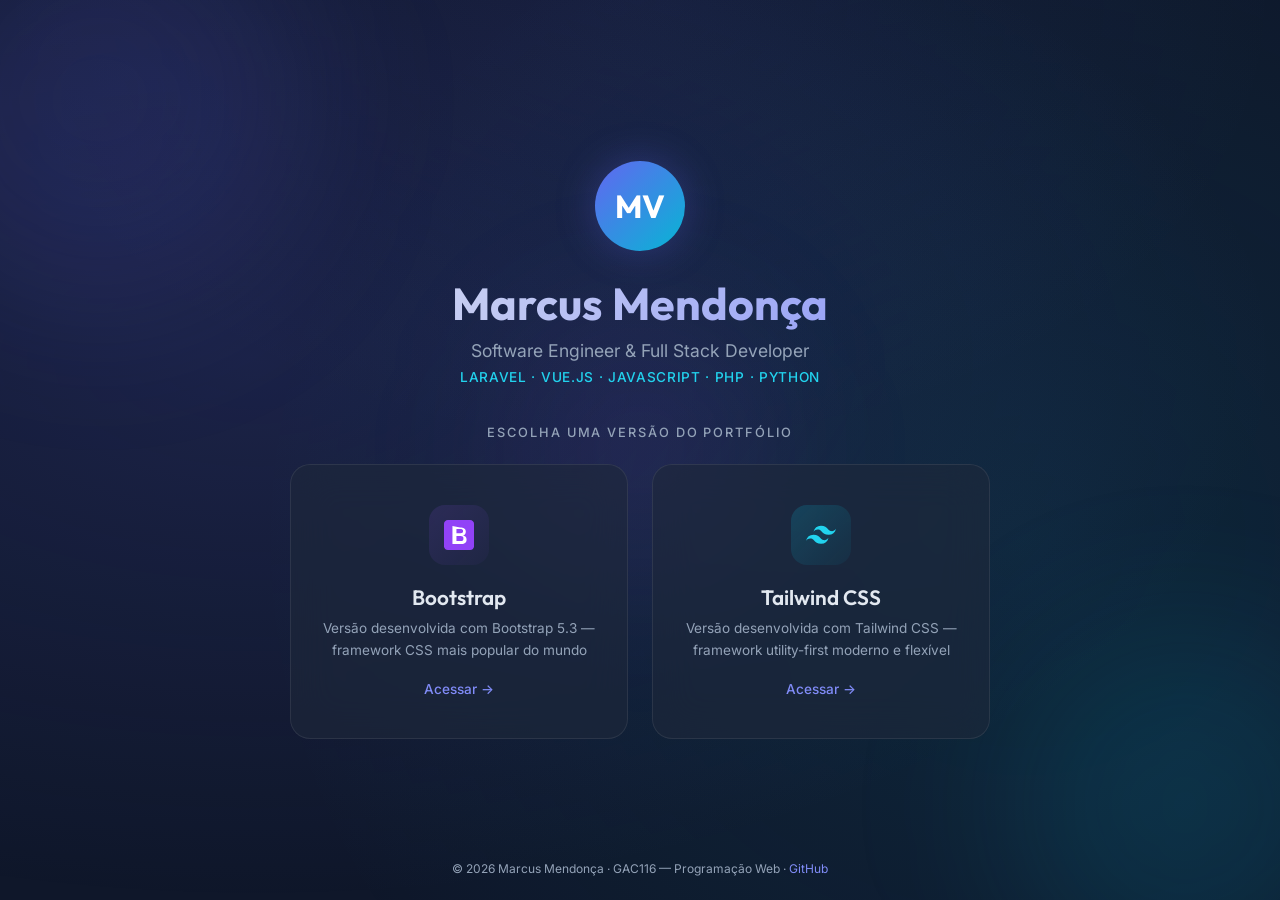
<file: index.html>
<!DOCTYPE html>
<html lang="pt-BR">
<head>
    <meta charset="UTF-8">
    <meta name="viewport" content="width=device-width, initial-scale=1.0">
    <meta name="description" content="Portfólio de Marcus Vinicius de Paula Mendonça — Software Engineer & Full Stack Developer">
    <title>Marcus Mendonça — Portfólio</title>
    <link rel="preconnect" href="https://fonts.googleapis.com">
    <link rel="preconnect" href="https://fonts.gstatic.com" crossorigin>
    <link href="https://fonts.googleapis.com/css2?family=Inter:wght@300;400;500;600;700&family=Outfit:wght@400;500;600;700;800&display=swap" rel="stylesheet">
    <style>
        *, *::before, *::after {
            margin: 0;
            padding: 0;
            box-sizing: border-box;
        }

        :root {
            --bg: #0f172a;
            --surface: #1e293b;
            --surface-hover: #334155;
            --primary: #6366f1;
            --primary-light: #818cf8;
            --accent: #06b6d4;
            --accent-light: #22d3ee;
            --text: #e2e8f0;
            --text-muted: #94a3b8;
            --border: rgba(255,255,255,0.08);
            --glow-primary: rgba(99,102,241,0.3);
            --glow-accent: rgba(6,182,212,0.3);
        }

        body {
            font-family: 'Inter', sans-serif;
            background: var(--bg);
            color: var(--text);
            min-height: 100vh;
            display: flex;
            flex-direction: column;
            align-items: center;
            justify-content: center;
            overflow: hidden;
            position: relative;
        }

        /* Animated background */
        .bg-gradient {
            position: fixed;
            inset: 0;
            z-index: 0;
            background: 
                radial-gradient(ellipse 80% 60% at 20% 40%, rgba(99,102,241,0.15), transparent),
                radial-gradient(ellipse 60% 80% at 80% 60%, rgba(6,182,212,0.1), transparent),
                radial-gradient(ellipse 50% 50% at 50% 0%, rgba(99,102,241,0.08), transparent);
        }

        .floating-orb {
            position: fixed;
            border-radius: 50%;
            filter: blur(80px);
            animation: float 8s ease-in-out infinite;
            z-index: 0;
        }

        .orb-1 {
            width: 400px;
            height: 400px;
            background: rgba(99,102,241,0.15);
            top: -100px;
            left: -100px;
            animation-delay: 0s;
        }

        .orb-2 {
            width: 350px;
            height: 350px;
            background: rgba(6,182,212,0.12);
            bottom: -80px;
            right: -80px;
            animation-delay: -4s;
        }

        .orb-3 {
            width: 250px;
            height: 250px;
            background: rgba(168,85,247,0.1);
            top: 50%;
            left: 50%;
            transform: translate(-50%, -50%);
            animation-delay: -2s;
        }

        @keyframes float {
            0%, 100% { transform: translate(0, 0) scale(1); }
            33% { transform: translate(30px, -20px) scale(1.05); }
            66% { transform: translate(-20px, 20px) scale(0.95); }
        }

        .container {
            position: relative;
            z-index: 1;
            text-align: center;
            padding: 2rem;
            max-width: 900px;
            width: 100%;
        }

        .avatar {
            width: 90px;
            height: 90px;
            border-radius: 50%;
            background: linear-gradient(135deg, var(--primary), var(--accent));
            display: flex;
            align-items: center;
            justify-content: center;
            margin: 0 auto 1.5rem;
            font-family: 'Outfit', sans-serif;
            font-size: 2rem;
            font-weight: 700;
            color: #fff;
            box-shadow: 0 0 40px var(--glow-primary);
            animation: pulse-glow 3s ease-in-out infinite;
        }

        @keyframes pulse-glow {
            0%, 100% { box-shadow: 0 0 40px var(--glow-primary); }
            50% { box-shadow: 0 0 60px var(--glow-primary), 0 0 80px var(--glow-accent); }
        }

        h1 {
            font-family: 'Outfit', sans-serif;
            font-size: clamp(1.8rem, 4vw, 2.8rem);
            font-weight: 700;
            margin-bottom: 0.5rem;
            background: linear-gradient(135deg, var(--text), var(--primary-light));
            -webkit-background-clip: text;
            -webkit-text-fill-color: transparent;
            background-clip: text;
        }

        .subtitle {
            font-size: clamp(0.9rem, 2vw, 1.1rem);
            color: var(--text-muted);
            margin-bottom: 0.5rem;
        }

        .role {
            font-size: 0.85rem;
            color: var(--accent-light);
            font-weight: 500;
            letter-spacing: 0.05em;
            text-transform: uppercase;
            margin-bottom: 2.5rem;
        }

        .choose-label {
            font-size: 0.8rem;
            text-transform: uppercase;
            letter-spacing: 0.15em;
            color: var(--text-muted);
            margin-bottom: 1.5rem;
            font-weight: 500;
        }

        .cards {
            display: grid;
            grid-template-columns: 1fr 1fr;
            gap: 1.5rem;
            max-width: 700px;
            margin: 0 auto;
        }

        .card {
            background: rgba(30,41,59,0.6);
            backdrop-filter: blur(20px);
            -webkit-backdrop-filter: blur(20px);
            border: 1px solid var(--border);
            border-radius: 20px;
            padding: 2.5rem 2rem;
            text-decoration: none;
            color: var(--text);
            transition: all 0.4s cubic-bezier(0.16, 1, 0.3, 1);
            position: relative;
            overflow: hidden;
        }

        .card::before {
            content: '';
            position: absolute;
            inset: 0;
            border-radius: 20px;
            padding: 1px;
            background: linear-gradient(135deg, transparent, rgba(99,102,241,0.3), transparent);
            -webkit-mask: linear-gradient(#fff 0 0) content-box, linear-gradient(#fff 0 0);
            mask: linear-gradient(#fff 0 0) content-box, linear-gradient(#fff 0 0);
            -webkit-mask-composite: xor;
            mask-composite: exclude;
            opacity: 0;
            transition: opacity 0.4s ease;
        }

        .card:hover::before {
            opacity: 1;
        }

        .card:hover {
            transform: translateY(-8px);
            background: rgba(30,41,59,0.8);
            box-shadow: 0 20px 60px rgba(0,0,0,0.3), 0 0 40px var(--glow-primary);
        }

        .card-bootstrap:hover {
            box-shadow: 0 20px 60px rgba(0,0,0,0.3), 0 0 40px rgba(111,66,193,0.3);
        }

        .card-tailwind:hover {
            box-shadow: 0 20px 60px rgba(0,0,0,0.3), 0 0 40px rgba(6,182,212,0.3);
        }

        .card-icon {
            width: 60px;
            height: 60px;
            border-radius: 16px;
            display: flex;
            align-items: center;
            justify-content: center;
            margin: 0 auto 1.2rem;
            font-size: 1.8rem;
        }

        .card-bootstrap .card-icon {
            background: linear-gradient(135deg, rgba(111,66,193,0.2), rgba(111,66,193,0.05));
            color: #a78bfa;
        }

        .card-tailwind .card-icon {
            background: linear-gradient(135deg, rgba(6,182,212,0.2), rgba(6,182,212,0.05));
            color: var(--accent-light);
        }

        .card h2 {
            font-family: 'Outfit', sans-serif;
            font-size: 1.3rem;
            font-weight: 600;
            margin-bottom: 0.5rem;
        }

        .card p {
            font-size: 0.85rem;
            color: var(--text-muted);
            line-height: 1.6;
        }

        .card-arrow {
            display: inline-flex;
            align-items: center;
            gap: 0.3rem;
            margin-top: 1.2rem;
            font-size: 0.85rem;
            font-weight: 500;
            color: var(--primary-light);
            transition: gap 0.3s ease;
        }

        .card:hover .card-arrow {
            gap: 0.6rem;
        }

        footer {
            position: fixed;
            bottom: 0;
            width: 100%;
            text-align: center;
            padding: 1.5rem;
            z-index: 1;
        }

        footer p {
            font-size: 0.75rem;
            color: var(--text-muted);
        }

        footer a {
            color: var(--primary-light);
            text-decoration: none;
        }

        footer a:hover {
            text-decoration: underline;
        }

        /* Animations */
        .fade-up {
            opacity: 0;
            transform: translateY(20px);
            animation: fadeUp 0.8s ease forwards;
        }

        .fade-up-delay-1 { animation-delay: 0.1s; }
        .fade-up-delay-2 { animation-delay: 0.2s; }
        .fade-up-delay-3 { animation-delay: 0.4s; }
        .fade-up-delay-4 { animation-delay: 0.5s; }

        @keyframes fadeUp {
            to {
                opacity: 1;
                transform: translateY(0);
            }
        }

        /* Responsive */
        @media (max-width: 600px) {
            .cards {
                grid-template-columns: 1fr;
                max-width: 360px;
            }

            .card {
                padding: 2rem 1.5rem;
            }
        }
    </style>
</head>
<body>
    <div class="bg-gradient"></div>
    <div class="floating-orb orb-1"></div>
    <div class="floating-orb orb-2"></div>
    <div class="floating-orb orb-3"></div>

    <div class="container">
        <div class="avatar fade-up fade-up-delay-1">MV</div>
        <h1 class="fade-up fade-up-delay-1">Marcus Mendonça</h1>
        <p class="subtitle fade-up fade-up-delay-2">Software Engineer &amp; Full Stack Developer</p>
        <p class="role fade-up fade-up-delay-2">Laravel · Vue.js · JavaScript · PHP · Python</p>

        <p class="choose-label fade-up fade-up-delay-3">Escolha uma versão do portfólio</p>

        <div class="cards">
            <a href="bootstrap/index.html" class="card card-bootstrap fade-up fade-up-delay-3" id="card-bootstrap">
                <div class="card-icon">
                    <svg width="30" height="30" viewBox="0 0 256 256" fill="none">
                        <path d="M0 222.991C0 241.223 14.779 256 33.009 256H222.991C241.223 256 256 241.221 256 222.991V33.009C256 14.777 241.221 0 222.991 0H33.009C14.777 0 0 14.779 0 33.009V222.991Z" fill="url(#bs-grad)"/>
                        <path d="M106.158 113.238V76.985H138.907C142.07 76.985 145.143 77.253 148.027 77.789C150.911 78.324 153.437 79.261 155.604 80.6C157.771 81.939 159.49 83.77 160.762 86.093C162.034 88.416 162.67 91.375 162.67 94.97C162.67 101.893 160.628 106.822 156.543 109.757C152.458 112.693 147.345 113.238 141.205 113.238H106.158ZM72.075 50.5V205.5H143.263C148.564 205.5 154.045 205.053 159.706 204.159C165.367 203.265 170.659 201.479 175.583 198.8C180.507 196.121 184.592 192.303 187.835 187.345C191.079 182.388 192.701 175.957 192.701 168.054C192.701 157.86 189.995 149.778 184.582 143.808C179.17 137.839 171.825 134.201 162.547 132.894V132.37C169.982 130.181 175.762 126.408 179.886 121.052C184.011 115.696 186.073 108.911 186.073 100.699C186.073 93.33 184.836 87.293 182.36 82.589C179.884 77.884 176.461 74.179 172.09 71.473C167.719 68.767 162.592 66.883 156.71 65.821C150.827 64.76 144.548 64.229 137.867 64.229L72.075 50.5ZM106.158 179.015V136.236H141.987C149.175 136.236 154.967 138.069 159.363 141.734C163.759 145.399 165.957 151.236 165.957 159.244C165.957 163.374 165.248 166.81 163.831 169.551C162.413 172.293 160.516 174.474 158.139 176.095C155.763 177.716 153.006 178.854 149.869 179.508C146.733 180.163 143.434 179.015 140.068 179.015H106.158Z" fill="white"/>
                        <defs><linearGradient id="bs-grad" x1="0" y1="256" x2="256" y2="0"><stop stop-color="#7B2FF7"/><stop offset="1" stop-color="#A855F7"/></linearGradient></defs>
                    </svg>
                </div>
                <h2>Bootstrap</h2>
                <p>Versão desenvolvida com Bootstrap 5.3 — framework CSS mais popular do mundo</p>
                <span class="card-arrow">Acessar <span>→</span></span>
            </a>

            <a href="tailwind/index.html" class="card card-tailwind fade-up fade-up-delay-4" id="card-tailwind">
                <div class="card-icon">
                    <svg width="30" height="30" viewBox="0 0 54 33" fill="none">
                        <path fill-rule="evenodd" clip-rule="evenodd" d="M27 0C19.8 0 15.3 3.6 13.5 10.8C16.2 7.2 19.35 5.85 22.95 6.75C25.004 7.263 26.472 8.754 28.097 10.403C30.744 13.09 33.808 16.2 40.5 16.2C47.7 16.2 52.2 12.6 54 5.4C51.3 9 48.15 10.35 44.55 9.45C42.496 8.937 41.028 7.446 39.403 5.797C36.756 3.11 33.692 0 27 0ZM13.5 16.2C6.3 16.2 1.8 19.8 0 27C2.7 23.4 5.85 22.05 9.45 22.95C11.504 23.463 12.972 24.954 14.597 26.603C17.244 29.29 20.308 32.4 27 32.4C34.2 32.4 38.7 28.8 40.5 21.6C37.8 25.2 34.65 26.55 31.05 25.65C28.996 25.137 27.528 23.646 25.903 21.997C23.256 19.31 20.192 16.2 13.5 16.2Z" fill="#22d3ee"/>
                    </svg>
                </div>
                <h2>Tailwind CSS</h2>
                <p>Versão desenvolvida com Tailwind CSS — framework utility-first moderno e flexível</p>
                <span class="card-arrow">Acessar <span>→</span></span>
            </a>
        </div>
    </div>

    <footer>
        <p>&copy; 2026 Marcus Mendonça · GAC116 — Programação Web · <a href="https://github.com/Marcus-Programmer" target="_blank">GitHub</a></p>
    </footer>
</body>
</html>
</file>
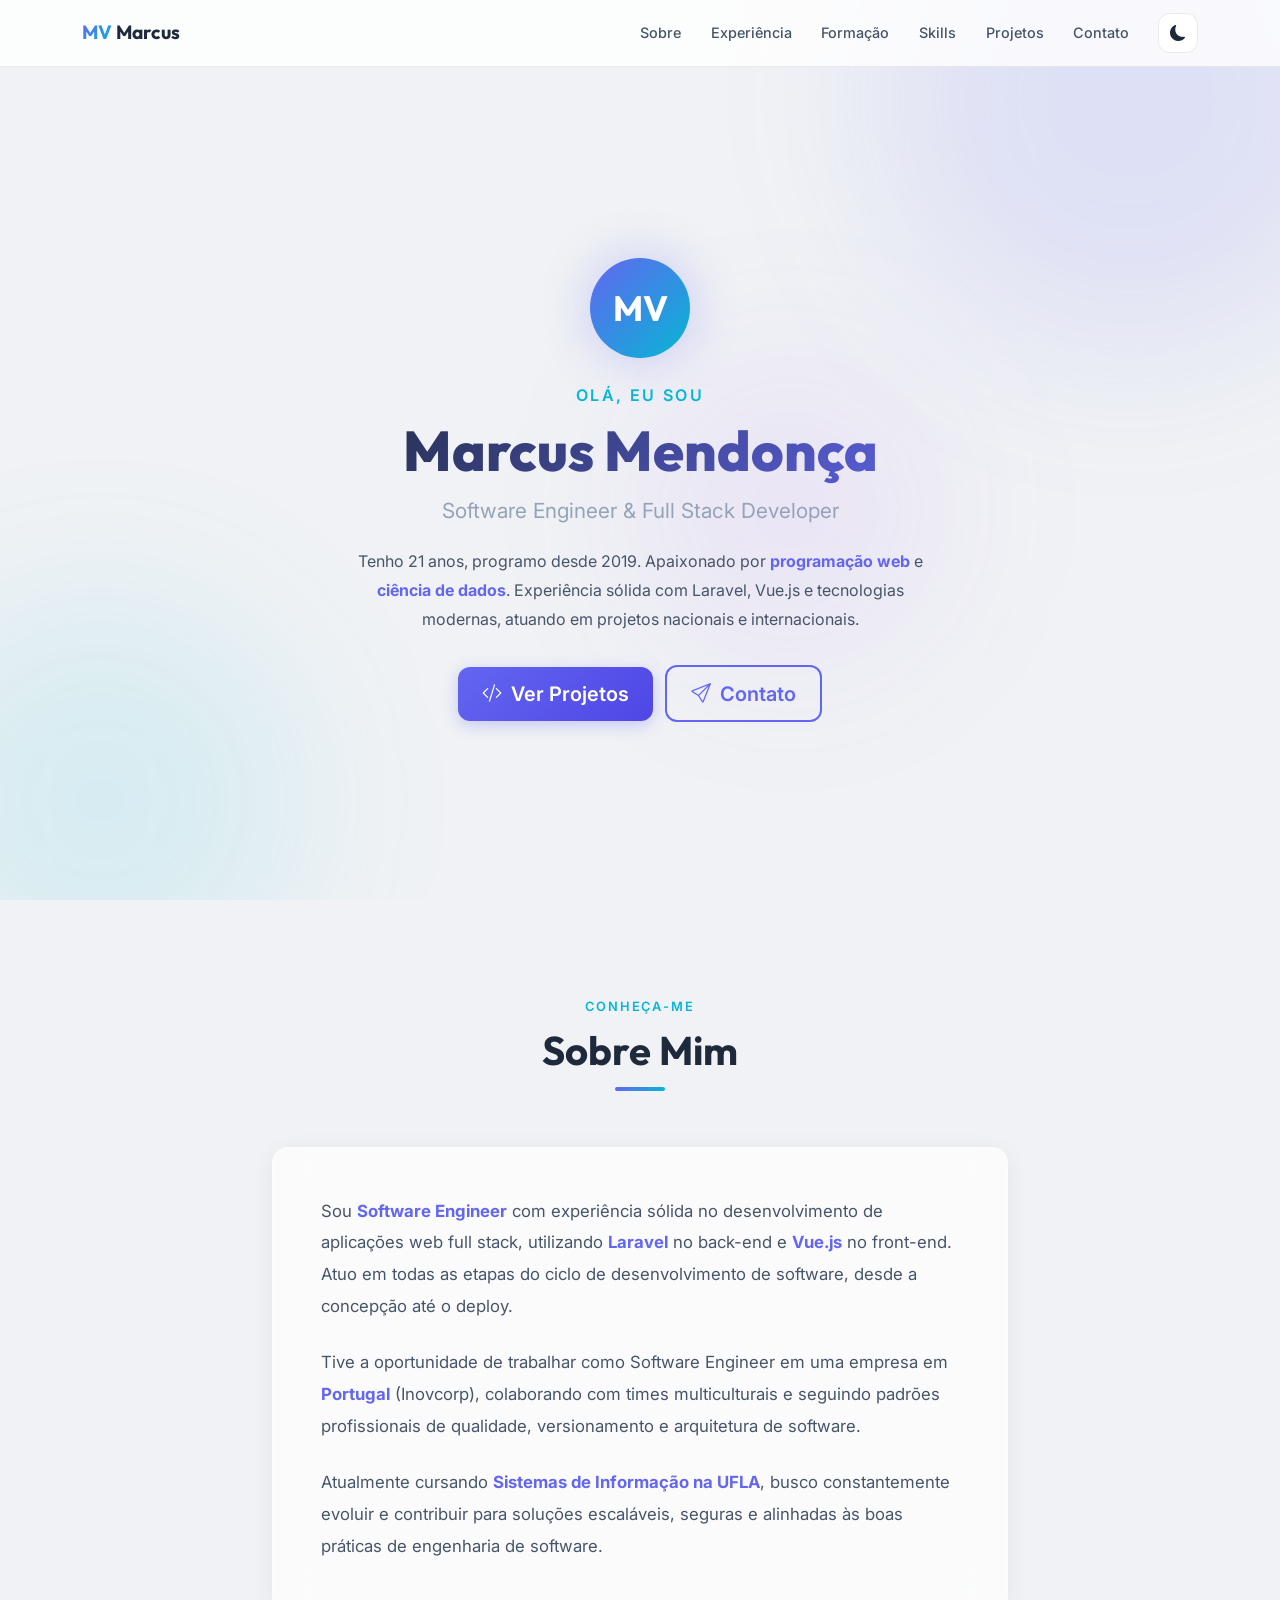
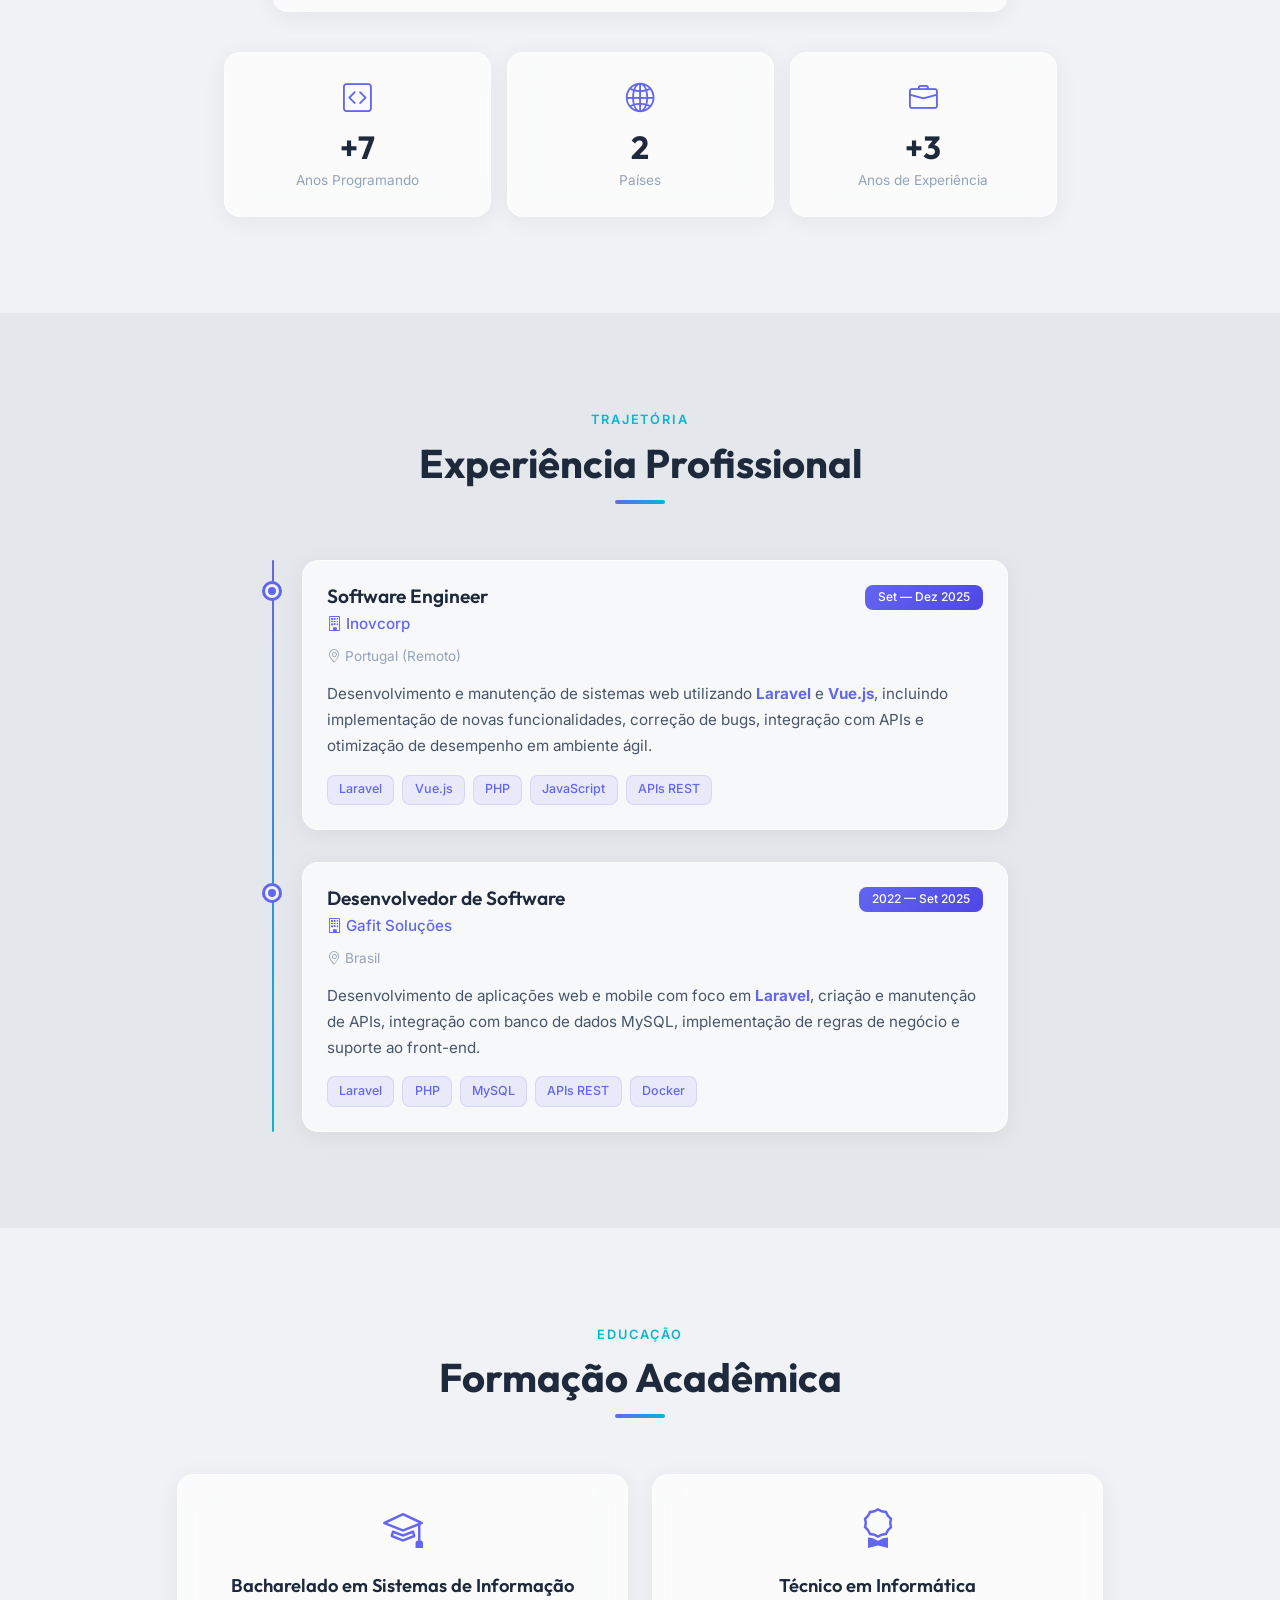
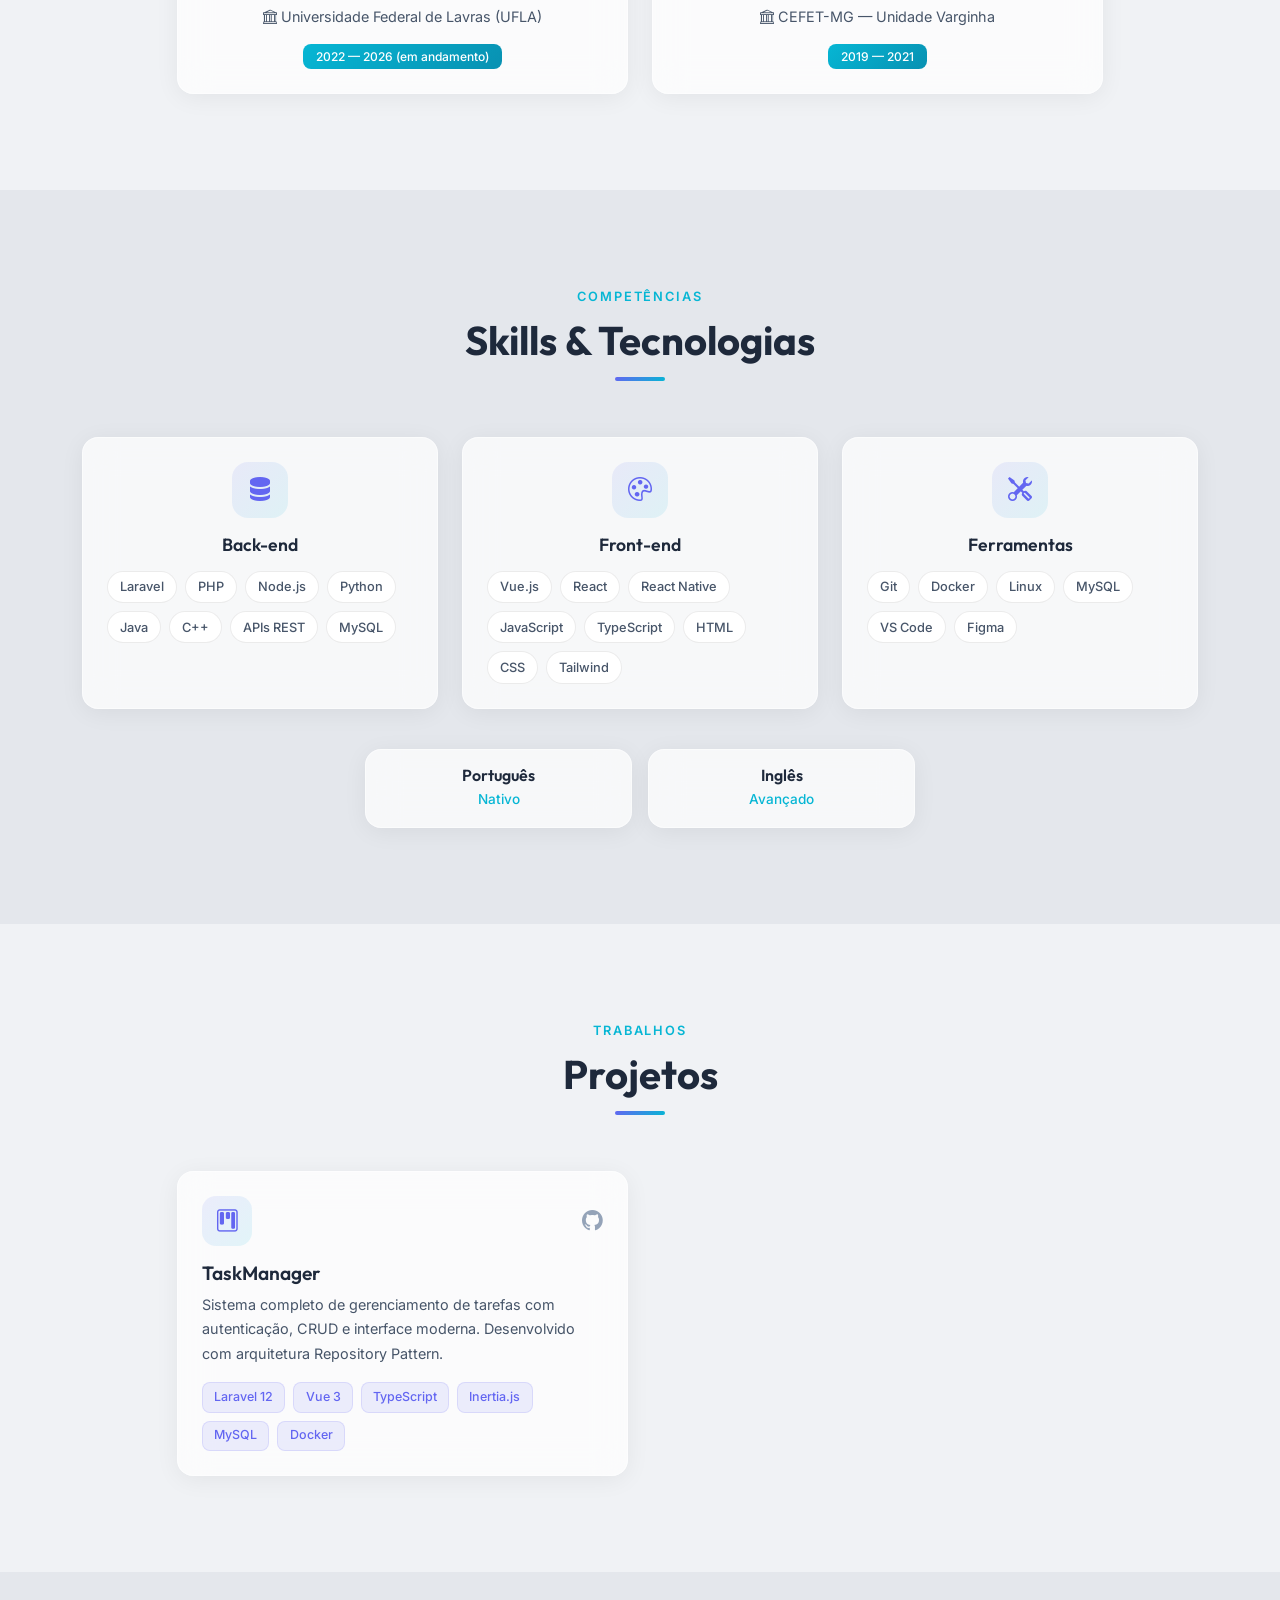
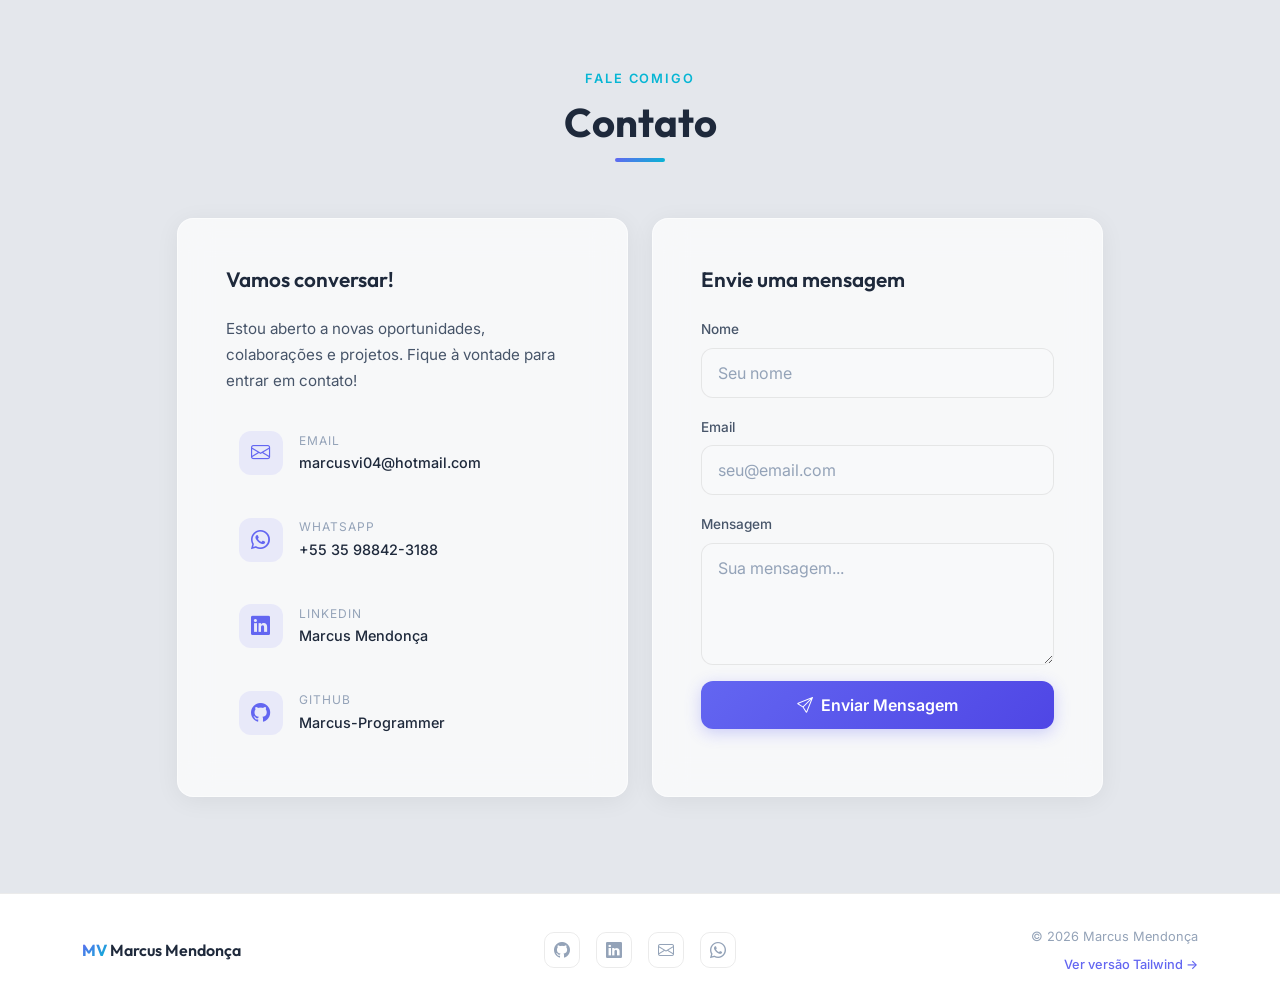
<file: bootstrap/index.html>
<!DOCTYPE html>
<html lang="pt-BR" data-bs-theme="light">
<head>
    <meta charset="UTF-8">
    <meta name="viewport" content="width=device-width, initial-scale=1.0">
    <meta name="description" content="Portfólio de Marcus Vinicius de Paula Mendonça — Software Engineer & Full Stack Developer. Versão Bootstrap.">
    <title>Marcus Mendonça — Portfólio (Bootstrap)</title>

    <!-- Google Fonts -->
    <link rel="preconnect" href="https://fonts.googleapis.com">
    <link rel="preconnect" href="https://fonts.gstatic.com" crossorigin>
    <link href="https://fonts.googleapis.com/css2?family=Inter:wght@300;400;500;600;700&family=Outfit:wght@400;500;600;700;800&display=swap" rel="stylesheet">

    <!-- Bootstrap 5.3 CSS -->
    <link href="https://cdn.jsdelivr.net/npm/bootstrap@5.3.3/dist/css/bootstrap.min.css" rel="stylesheet">

    <!-- Bootstrap Icons -->
    <link href="https://cdn.jsdelivr.net/npm/bootstrap-icons@1.11.3/font/bootstrap-icons.min.css" rel="stylesheet">

    <!-- Custom CSS -->
    <link rel="stylesheet" href="css/style.css">
</head>
<body>

    <!-- ========== NAVBAR ========== -->
    <nav class="navbar navbar-expand-lg fixed-top glass-nav" id="mainNav">
        <div class="container">
            <a class="navbar-brand fw-bold" href="#hero">
                <span class="brand-gradient">MV</span> Marcus
            </a>
            <button class="navbar-toggler border-0" type="button" data-bs-toggle="collapse" data-bs-target="#navbarNav" aria-controls="navbarNav" aria-expanded="false" aria-label="Toggle navigation">
                <span class="navbar-toggler-icon"></span>
            </button>
            <div class="collapse navbar-collapse" id="navbarNav">
                <ul class="navbar-nav ms-auto me-3 gap-1">
                    <li class="nav-item">
                        <a class="nav-link" href="#sobre">Sobre</a>
                    </li>
                    <li class="nav-item">
                        <a class="nav-link" href="#experiencia">Experiência</a>
                    </li>
                    <li class="nav-item">
                        <a class="nav-link" href="#formacao">Formação</a>
                    </li>
                    <li class="nav-item">
                        <a class="nav-link" href="#skills">Skills</a>
                    </li>
                    <li class="nav-item">
                        <a class="nav-link" href="#projetos">Projetos</a>
                    </li>
                    <li class="nav-item">
                        <a class="nav-link" href="#contato">Contato</a>
                    </li>
                </ul>
                <button class="btn btn-theme-toggle" id="themeToggle" aria-label="Alternar tema">
                    <i class="bi bi-moon-fill" id="themeIcon"></i>
                </button>
            </div>
        </div>
    </nav>

    <!-- ========== HERO ========== -->
    <section class="hero-section d-flex align-items-center" id="hero">
        <div class="hero-bg-shapes">
            <div class="shape shape-1"></div>
            <div class="shape shape-2"></div>
            <div class="shape shape-3"></div>
        </div>
        <div class="container position-relative">
            <div class="row justify-content-center">
                <div class="col-lg-8 text-center">
                    <div class="hero-avatar mx-auto mb-4 animate-on-scroll">
                        <span>MV</span>
                    </div>
                    <p class="hero-greeting animate-on-scroll">Olá, eu sou</p>
                    <h1 class="hero-title animate-on-scroll">Marcus Mendonça</h1>
                    <p class="hero-subtitle animate-on-scroll">Software Engineer &amp; Full Stack Developer</p>
                    <p class="hero-bio animate-on-scroll">
                        Tenho 21 anos, programo desde 2019. Apaixonado por <strong>programação web</strong> e <strong>ciência de dados</strong>. 
                        Experiência sólida com Laravel, Vue.js e tecnologias modernas, atuando em projetos nacionais e internacionais.
                    </p>
                    <div class="hero-buttons animate-on-scroll">
                        <a href="#projetos" class="btn btn-primary-custom btn-lg me-2">
                            <i class="bi bi-code-slash me-1"></i> Ver Projetos
                        </a>
                        <a href="#contato" class="btn btn-outline-custom btn-lg">
                            <i class="bi bi-send me-1"></i> Contato
                        </a>
                    </div>
                </div>
            </div>
        </div>
    </section>

    <!-- ========== SOBRE ========== -->
    <section class="section-padding" id="sobre">
        <div class="container">
            <div class="text-center mb-5">
                <p class="section-tag animate-on-scroll">Conheça-me</p>
                <h2 class="section-title animate-on-scroll">Sobre Mim</h2>
            </div>
            <div class="row justify-content-center">
                <div class="col-lg-8">
                    <div class="glass-card p-4 p-md-5 animate-on-scroll">
                        <p class="about-text mb-4">
                            Sou <strong>Software Engineer</strong> com experiência sólida no desenvolvimento de aplicações web full stack, 
                            utilizando <strong>Laravel</strong> no back-end e <strong>Vue.js</strong> no front-end. Atuo em todas as etapas do ciclo 
                            de desenvolvimento de software, desde a concepção até o deploy.
                        </p>
                        <p class="about-text mb-4">
                            Tive a oportunidade de trabalhar como Software Engineer em uma empresa em <strong>Portugal</strong> (Inovcorp), 
                            colaborando com times multiculturais e seguindo padrões profissionais de qualidade, versionamento e arquitetura de software.
                        </p>
                        <p class="about-text mb-0">
                            Atualmente cursando <strong>Sistemas de Informação na UFLA</strong>, busco constantemente evoluir e contribuir 
                            para soluções escaláveis, seguras e alinhadas às boas práticas de engenharia de software.
                        </p>
                    </div>
                </div>
            </div>
            <div class="row mt-4 g-3 justify-content-center">
                <div class="col-md-4 col-lg-3">
                    <div class="glass-card stat-card text-center p-4 animate-on-scroll">
                        <div class="stat-icon"><i class="bi bi-code-square"></i></div>
                        <h3 class="stat-number">+7</h3>
                        <p class="stat-label">Anos Programando</p>
                    </div>
                </div>
                <div class="col-md-4 col-lg-3">
                    <div class="glass-card stat-card text-center p-4 animate-on-scroll">
                        <div class="stat-icon"><i class="bi bi-globe2"></i></div>
                        <h3 class="stat-number">2</h3>
                        <p class="stat-label">Países</p>
                    </div>
                </div>
                <div class="col-md-4 col-lg-3">
                    <div class="glass-card stat-card text-center p-4 animate-on-scroll">
                        <div class="stat-icon"><i class="bi bi-briefcase"></i></div>
                        <h3 class="stat-number">+3</h3>
                        <p class="stat-label">Anos de Experiência</p>
                    </div>
                </div>
            </div>
        </div>
    </section>

    <!-- ========== EXPERIÊNCIA ========== -->
    <section class="section-padding section-alt" id="experiencia">
        <div class="container">
            <div class="text-center mb-5">
                <p class="section-tag animate-on-scroll">Trajetória</p>
                <h2 class="section-title animate-on-scroll">Experiência Profissional</h2>
            </div>
            <div class="row justify-content-center">
                <div class="col-lg-8">
                    <div class="timeline">
                        <div class="timeline-item animate-on-scroll">
                            <div class="timeline-marker"></div>
                            <div class="glass-card timeline-content p-4">
                                <div class="d-flex justify-content-between align-items-start flex-wrap mb-2">
                                    <div>
                                        <h3 class="timeline-title">Software Engineer</h3>
                                        <p class="timeline-company"><i class="bi bi-building me-1"></i>Inovcorp</p>
                                    </div>
                                    <span class="badge bg-primary-custom">Set — Dez 2025</span>
                                </div>
                                <p class="timeline-location"><i class="bi bi-geo-alt me-1"></i>Portugal (Remoto)</p>
                                <p class="timeline-desc">
                                    Desenvolvimento e manutenção de sistemas web utilizando <strong>Laravel</strong> e <strong>Vue.js</strong>, 
                                    incluindo implementação de novas funcionalidades, correção de bugs, integração com APIs e 
                                    otimização de desempenho em ambiente ágil.
                                </p>
                                <div class="d-flex flex-wrap gap-2">
                                    <span class="tech-badge">Laravel</span>
                                    <span class="tech-badge">Vue.js</span>
                                    <span class="tech-badge">PHP</span>
                                    <span class="tech-badge">JavaScript</span>
                                    <span class="tech-badge">APIs REST</span>
                                </div>
                            </div>
                        </div>

                        <div class="timeline-item animate-on-scroll">
                            <div class="timeline-marker"></div>
                            <div class="glass-card timeline-content p-4">
                                <div class="d-flex justify-content-between align-items-start flex-wrap mb-2">
                                    <div>
                                        <h3 class="timeline-title">Desenvolvedor de Software</h3>
                                        <p class="timeline-company"><i class="bi bi-building me-1"></i>Gafit Soluções</p>
                                    </div>
                                    <span class="badge bg-primary-custom">2022 — Set 2025</span>
                                </div>
                                <p class="timeline-location"><i class="bi bi-geo-alt me-1"></i>Brasil</p>
                                <p class="timeline-desc">
                                    Desenvolvimento de aplicações web e mobile com foco em <strong>Laravel</strong>, criação e manutenção de APIs, 
                                    integração com banco de dados MySQL, implementação de regras de negócio e suporte ao front-end.
                                </p>
                                <div class="d-flex flex-wrap gap-2">
                                    <span class="tech-badge">Laravel</span>
                                    <span class="tech-badge">PHP</span>
                                    <span class="tech-badge">MySQL</span>
                                    <span class="tech-badge">APIs REST</span>
                                    <span class="tech-badge">Docker</span>
                                </div>
                            </div>
                        </div>
                    </div>
                </div>
            </div>
        </div>
    </section>

    <!-- ========== FORMAÇÃO ========== -->
    <section class="section-padding" id="formacao">
        <div class="container">
            <div class="text-center mb-5">
                <p class="section-tag animate-on-scroll">Educação</p>
                <h2 class="section-title animate-on-scroll">Formação Acadêmica</h2>
            </div>
            <div class="row g-4 justify-content-center">
                <div class="col-md-6 col-lg-5">
                    <div class="glass-card education-card p-4 h-100 animate-on-scroll">
                        <div class="education-icon mb-3">
                            <i class="bi bi-mortarboard"></i>
                        </div>
                        <h3 class="education-degree">Bacharelado em Sistemas de Informação</h3>
                        <p class="education-school"><i class="bi bi-bank me-1"></i>Universidade Federal de Lavras (UFLA)</p>
                        <span class="badge bg-accent-custom">2022 — 2026 (em andamento)</span>
                    </div>
                </div>
                <div class="col-md-6 col-lg-5">
                    <div class="glass-card education-card p-4 h-100 animate-on-scroll">
                        <div class="education-icon mb-3">
                            <i class="bi bi-award"></i>
                        </div>
                        <h3 class="education-degree">Técnico em Informática</h3>
                        <p class="education-school"><i class="bi bi-bank me-1"></i>CEFET-MG — Unidade Varginha</p>
                        <span class="badge bg-accent-custom">2019 — 2021</span>
                    </div>
                </div>
            </div>
        </div>
    </section>

    <!-- ========== SKILLS ========== -->
    <section class="section-padding section-alt" id="skills">
        <div class="container">
            <div class="text-center mb-5">
                <p class="section-tag animate-on-scroll">Competências</p>
                <h2 class="section-title animate-on-scroll">Skills & Tecnologias</h2>
            </div>

            <div class="row g-4 justify-content-center">
                <!-- Backend -->
                <div class="col-md-6 col-lg-4">
                    <div class="glass-card skill-group p-4 h-100 animate-on-scroll">
                        <div class="skill-group-icon"><i class="bi bi-server"></i></div>
                        <h3 class="skill-group-title">Back-end</h3>
                        <div class="d-flex flex-wrap gap-2">
                            <span class="skill-badge">Laravel</span>
                            <span class="skill-badge">PHP</span>
                            <span class="skill-badge">Node.js</span>
                            <span class="skill-badge">Python</span>
                            <span class="skill-badge">Java</span>
                            <span class="skill-badge">C++</span>
                            <span class="skill-badge">APIs REST</span>
                            <span class="skill-badge">MySQL</span>
                        </div>
                    </div>
                </div>
                <!-- Frontend -->
                <div class="col-md-6 col-lg-4">
                    <div class="glass-card skill-group p-4 h-100 animate-on-scroll">
                        <div class="skill-group-icon"><i class="bi bi-palette"></i></div>
                        <h3 class="skill-group-title">Front-end</h3>
                        <div class="d-flex flex-wrap gap-2">
                            <span class="skill-badge">Vue.js</span>
                            <span class="skill-badge">React</span>
                            <span class="skill-badge">React Native</span>
                            <span class="skill-badge">JavaScript</span>
                            <span class="skill-badge">TypeScript</span>
                            <span class="skill-badge">HTML</span>
                            <span class="skill-badge">CSS</span>
                            <span class="skill-badge">Tailwind</span>
                        </div>
                    </div>
                </div>
                <!-- Tools -->
                <div class="col-md-6 col-lg-4">
                    <div class="glass-card skill-group p-4 h-100 animate-on-scroll">
                        <div class="skill-group-icon"><i class="bi bi-tools"></i></div>
                        <h3 class="skill-group-title">Ferramentas</h3>
                        <div class="d-flex flex-wrap gap-2">
                            <span class="skill-badge">Git</span>
                            <span class="skill-badge">Docker</span>
                            <span class="skill-badge">Linux</span>
                            <span class="skill-badge">MySQL</span>
                            <span class="skill-badge">VS Code</span>
                            <span class="skill-badge">Figma</span>
                        </div>
                    </div>
                </div>
            </div>

            <!-- Languages -->
            <div class="row mt-4 g-3 justify-content-center">
                <div class="col-md-4 col-lg-3">
                    <div class="glass-card text-center p-3 animate-on-scroll">
                        <h4 class="lang-title">Português</h4>
                        <p class="lang-level">Nativo</p>
                    </div>
                </div>
                <div class="col-md-4 col-lg-3">
                    <div class="glass-card text-center p-3 animate-on-scroll">
                        <h4 class="lang-title">Inglês</h4>
                        <p class="lang-level">Avançado</p>
                    </div>
                </div>
            </div>
        </div>
    </section>

    <!-- ========== PROJETOS ========== -->
    <section class="section-padding" id="projetos">
        <div class="container">
            <div class="text-center mb-5">
                <p class="section-tag animate-on-scroll">Trabalhos</p>
                <h2 class="section-title animate-on-scroll">Projetos</h2>
            </div>
            <div class="row g-4 justify-content-center">
                <!-- Projeto 1 -->
                <div class="col-md-6 col-lg-5">
                    <div class="glass-card project-card p-4 h-100 animate-on-scroll">
                        <div class="project-header mb-3">
                            <div class="project-icon"><i class="bi bi-kanban"></i></div>
                            <div class="project-links">
                                <a href="https://github.com/Marcus-Programmer/Task-manager" target="_blank" class="project-link" aria-label="GitHub">
                                    <i class="bi bi-github"></i>
                                </a>
                            </div>
                        </div>
                        <h3 class="project-title">TaskManager</h3>
                        <p class="project-desc">
                            Sistema completo de gerenciamento de tarefas com autenticação, CRUD e interface moderna. 
                            Desenvolvido com arquitetura Repository Pattern.
                        </p>
                        <div class="d-flex flex-wrap gap-2 mt-auto">
                            <span class="tech-badge">Laravel 12</span>
                            <span class="tech-badge">Vue 3</span>
                            <span class="tech-badge">TypeScript</span>
                            <span class="tech-badge">Inertia.js</span>
                            <span class="tech-badge">MySQL</span>
                            <span class="tech-badge">Docker</span>
                        </div>
                    </div>
                </div>
                <!-- Projeto 2 -->
                <div class="col-md-6 col-lg-5">
                    <div class="glass-card project-card p-4 h-100 animate-on-scroll">
                        <div class="project-header mb-3">
                            <div class="project-icon"><i class="bi bi-controller"></i></div>
                            <div class="project-links">
                                <a href="https://github.com/Marcus-Programmer/Jogo-da-memoria" target="_blank" class="project-link" aria-label="GitHub">
                                    <i class="bi bi-github"></i>
                                </a>
                            </div>
                        </div>
                        <h3 class="project-title">Memory Cosmos</h3>
                        <p class="project-desc">
                            Jogo da memória com tema espacial desenvolvido para a disciplina GAC116 — Programação Web. 
                            Desenvolvido com HTML, CSS e JavaScript puro.
                        </p>
                        <div class="d-flex flex-wrap gap-2 mt-auto">
                            <span class="tech-badge">HTML</span>
                            <span class="tech-badge">CSS</span>
                            <span class="tech-badge">JavaScript</span>
                            <span class="tech-badge">GitHub Pages</span>
                        </div>
                    </div>
                </div>
            </div>
        </div>
    </section>

    <!-- ========== CONTATO ========== -->
    <section class="section-padding section-alt" id="contato">
        <div class="container">
            <div class="text-center mb-5">
                <p class="section-tag animate-on-scroll">Fale comigo</p>
                <h2 class="section-title animate-on-scroll">Contato</h2>
            </div>
            <div class="row g-4 justify-content-center">
                <div class="col-lg-5">
                    <div class="glass-card p-4 p-md-5 h-100 animate-on-scroll">
                        <h3 class="contact-title mb-4">Vamos conversar!</h3>
                        <p class="contact-text mb-4">
                            Estou aberto a novas oportunidades, colaborações e projetos. 
                            Fique à vontade para entrar em contato!
                        </p>
                        <div class="contact-links">
                            <a href="mailto:marcusvi04@hotmail.com" class="contact-item">
                                <div class="contact-item-icon"><i class="bi bi-envelope"></i></div>
                                <div>
                                    <p class="contact-item-label">Email</p>
                                    <p class="contact-item-value">marcusvi04@hotmail.com</p>
                                </div>
                            </a>
                            <a href="https://wa.me/5535988423188" target="_blank" class="contact-item">
                                <div class="contact-item-icon"><i class="bi bi-whatsapp"></i></div>
                                <div>
                                    <p class="contact-item-label">WhatsApp</p>
                                    <p class="contact-item-value">+55 35 98842-3188</p>
                                </div>
                            </a>
                            <a href="https://linkedin.com/in/marcus-mendonça-b3897b263" target="_blank" class="contact-item">
                                <div class="contact-item-icon"><i class="bi bi-linkedin"></i></div>
                                <div>
                                    <p class="contact-item-label">LinkedIn</p>
                                    <p class="contact-item-value">Marcus Mendonça</p>
                                </div>
                            </a>
                            <a href="https://github.com/Marcus-Programmer" target="_blank" class="contact-item">
                                <div class="contact-item-icon"><i class="bi bi-github"></i></div>
                                <div>
                                    <p class="contact-item-label">GitHub</p>
                                    <p class="contact-item-value">Marcus-Programmer</p>
                                </div>
                            </a>
                        </div>
                    </div>
                </div>
                <div class="col-lg-5">
                    <div class="glass-card p-4 p-md-5 h-100 animate-on-scroll">
                        <h3 class="contact-title mb-4">Envie uma mensagem</h3>
                        <form id="contactForm" onsubmit="return handleFormSubmit(event)">
                            <div class="mb-3">
                                <label for="inputName" class="form-label">Nome</label>
                                <input type="text" class="form-control custom-input" id="inputName" placeholder="Seu nome" required>
                            </div>
                            <div class="mb-3">
                                <label for="inputEmail" class="form-label">Email</label>
                                <input type="email" class="form-control custom-input" id="inputEmail" placeholder="seu@email.com" required>
                            </div>
                            <div class="mb-3">
                                <label for="inputMessage" class="form-label">Mensagem</label>
                                <textarea class="form-control custom-input" id="inputMessage" rows="4" placeholder="Sua mensagem..." required></textarea>
                            </div>
                            <button type="submit" class="btn btn-primary-custom w-100" id="btnSubmit">
                                <i class="bi bi-send me-1"></i> Enviar Mensagem
                            </button>
                        </form>
                    </div>
                </div>
            </div>
        </div>
    </section>

    <!-- ========== FOOTER ========== -->
    <footer class="site-footer">
        <div class="container">
            <div class="row align-items-center">
                <div class="col-md-4 text-center text-md-start mb-3 mb-md-0">
                    <span class="footer-brand"><span class="brand-gradient">MV</span> Marcus Mendonça</span>
                </div>
                <div class="col-md-4 text-center mb-3 mb-md-0">
                    <div class="footer-socials">
                        <a href="https://github.com/Marcus-Programmer" target="_blank" aria-label="GitHub"><i class="bi bi-github"></i></a>
                        <a href="https://linkedin.com/in/marcus-mendonça-b3897b263" target="_blank" aria-label="LinkedIn"><i class="bi bi-linkedin"></i></a>
                        <a href="mailto:marcusvi04@hotmail.com" aria-label="Email"><i class="bi bi-envelope"></i></a>
                        <a href="https://wa.me/5535988423188" target="_blank" aria-label="WhatsApp"><i class="bi bi-whatsapp"></i></a>
                    </div>
                </div>
                <div class="col-md-4 text-center text-md-end">
                    <p class="footer-copy">&copy; 2026 Marcus Mendonça</p>
                    <a href="../tailwind/index.html" class="footer-version-link">Ver versão Tailwind →</a>
                </div>
            </div>
        </div>
    </footer>

    <!-- Bootstrap JS Bundle -->
    <script src="https://cdn.jsdelivr.net/npm/bootstrap@5.3.3/dist/js/bootstrap.bundle.min.js"></script>
    <!-- Custom JS -->
    <script src="js/script.js"></script>
</body>
</html>
</file>
<file: bootstrap/css/style.css>
/* ============================================
   Marcus Mendonça — Portfólio (Bootstrap)
   Custom Styles
   ============================================ */

/* ---- CSS Variables / Theme ---- */
:root {
    --font-body: 'Inter', sans-serif;
    --font-heading: 'Outfit', sans-serif;

    /* Light Theme */
    --bg-primary: #f0f2f5;
    --bg-secondary: #e4e7ec;
    --surface: #ffffff;
    --surface-hover: #f8f9fa;
    --primary: #6366f1;
    --primary-hover: #4f46e5;
    --primary-light: rgba(99,102,241,0.1);
    --accent: #06b6d4;
    --accent-light: rgba(6,182,212,0.1);
    --text-primary: #1e293b;
    --text-secondary: #475569;
    --text-muted: #94a3b8;
    --border-color: rgba(0,0,0,0.08);
    --shadow: 0 4px 24px rgba(0,0,0,0.06);
    --shadow-lg: 0 10px 40px rgba(0,0,0,0.1);
    --glass-bg: rgba(255,255,255,0.7);
    --glass-border: rgba(255,255,255,0.5);
    --nav-bg: rgba(255,255,255,0.8);
    --input-bg: #f8f9fa;
}

[data-bs-theme="dark"] {
    --bg-primary: #0f172a;
    --bg-secondary: #1a2332;
    --surface: #1e293b;
    --surface-hover: #334155;
    --primary: #818cf8;
    --primary-hover: #6366f1;
    --primary-light: rgba(129,140,248,0.1);
    --accent: #22d3ee;
    --accent-light: rgba(34,211,238,0.1);
    --text-primary: #e2e8f0;
    --text-secondary: #cbd5e1;
    --text-muted: #64748b;
    --border-color: rgba(255,255,255,0.08);
    --shadow: 0 4px 24px rgba(0,0,0,0.2);
    --shadow-lg: 0 10px 40px rgba(0,0,0,0.3);
    --glass-bg: rgba(30,41,59,0.7);
    --glass-border: rgba(255,255,255,0.06);
    --nav-bg: rgba(15,23,42,0.85);
    --input-bg: #0f172a;
}

/* ---- Global ---- */
* {
    margin: 0;
    padding: 0;
    box-sizing: border-box;
}

html {
    scroll-behavior: smooth;
    scroll-padding-top: 80px;
}

body {
    font-family: var(--font-body);
    background: var(--bg-primary);
    color: var(--text-primary);
    transition: background-color 0.4s ease, color 0.4s ease;
    overflow-x: hidden;
}

h1, h2, h3, h4, h5, h6 {
    font-family: var(--font-heading);
    color: var(--text-primary);
}

a {
    text-decoration: none;
    transition: all 0.3s ease;
}

p {
    color: var(--text-secondary);
    line-height: 1.7;
}

/* ---- Glass Card ---- */
.glass-card {
    background: var(--glass-bg);
    backdrop-filter: blur(16px);
    -webkit-backdrop-filter: blur(16px);
    border: 1px solid var(--glass-border);
    border-radius: 16px;
    box-shadow: var(--shadow);
    transition: all 0.4s cubic-bezier(0.16, 1, 0.3, 1);
}

.glass-card:hover {
    box-shadow: var(--shadow-lg);
    transform: translateY(-2px);
}

/* ---- Navbar ---- */
.glass-nav {
    background: var(--nav-bg);
    backdrop-filter: blur(20px);
    -webkit-backdrop-filter: blur(20px);
    border-bottom: 1px solid var(--border-color);
    padding: 0.8rem 0;
    transition: all 0.3s ease;
}

.glass-nav.scrolled {
    padding: 0.5rem 0;
    box-shadow: 0 4px 30px rgba(0,0,0,0.1);
}

.navbar-brand {
    font-family: var(--font-heading);
    font-size: 1.2rem;
    color: var(--text-primary) !important;
}

.brand-gradient {
    background: linear-gradient(135deg, var(--primary), var(--accent));
    -webkit-background-clip: text;
    -webkit-text-fill-color: transparent;
    background-clip: text;
    font-weight: 700;
}

.nav-link {
    font-size: 0.9rem;
    font-weight: 500;
    color: var(--text-secondary) !important;
    padding: 0.5rem 0.8rem !important;
    border-radius: 8px;
    transition: all 0.3s ease;
}

.nav-link:hover,
.nav-link.active {
    color: var(--primary) !important;
    background: var(--primary-light);
}

.navbar-toggler {
    color: var(--text-primary);
}

.navbar-toggler-icon {
    filter: var(--toggler-filter, none);
}

[data-bs-theme="dark"] .navbar-toggler-icon {
    filter: invert(1);
}

/* Theme Toggle */
.btn-theme-toggle {
    width: 40px;
    height: 40px;
    border-radius: 12px;
    display: flex;
    align-items: center;
    justify-content: center;
    border: 1px solid var(--border-color);
    background: var(--surface);
    color: var(--text-primary);
    font-size: 1rem;
    transition: all 0.3s ease;
    cursor: pointer;
}

.btn-theme-toggle:hover {
    background: var(--primary-light);
    color: var(--primary);
    border-color: var(--primary);
    transform: rotate(20deg);
}

/* ---- Hero Section ---- */
.hero-section {
    min-height: 100vh;
    position: relative;
    overflow: hidden;
    padding-top: 80px;
}

.hero-bg-shapes {
    position: absolute;
    inset: 0;
    z-index: 0;
    overflow: hidden;
}

.shape {
    position: absolute;
    border-radius: 50%;
    filter: blur(80px);
    animation: floatShape 10s ease-in-out infinite;
}

.shape-1 {
    width: 500px;
    height: 500px;
    background: rgba(99,102,241,0.12);
    top: -150px;
    right: -100px;
    animation-delay: 0s;
}

.shape-2 {
    width: 400px;
    height: 400px;
    background: rgba(6,182,212,0.1);
    bottom: -100px;
    left: -100px;
    animation-delay: -3s;
}

.shape-3 {
    width: 300px;
    height: 300px;
    background: rgba(168,85,247,0.08);
    top: 40%;
    left: 50%;
    animation-delay: -6s;
}

@keyframes floatShape {
    0%, 100% { transform: translate(0, 0) scale(1); }
    33% { transform: translate(30px, -30px) scale(1.05); }
    66% { transform: translate(-20px, 20px) scale(0.95); }
}

.hero-avatar {
    width: 100px;
    height: 100px;
    border-radius: 50%;
    background: linear-gradient(135deg, var(--primary), var(--accent));
    display: flex;
    align-items: center;
    justify-content: center;
    font-family: var(--font-heading);
    font-size: 2.2rem;
    font-weight: 700;
    color: #fff;
    box-shadow: 0 0 50px rgba(99,102,241,0.3);
    animation: pulseGlow 3s ease-in-out infinite;
}

@keyframes pulseGlow {
    0%, 100% { box-shadow: 0 0 40px rgba(99,102,241,0.25); }
    50% { box-shadow: 0 0 60px rgba(99,102,241,0.4), 0 0 80px rgba(6,182,212,0.2); }
}

.hero-greeting {
    font-size: 1rem;
    text-transform: uppercase;
    letter-spacing: 0.15em;
    color: var(--accent) !important;
    font-weight: 600;
    margin-bottom: 0.5rem;
}

.hero-title {
    font-size: clamp(2.2rem, 5vw, 3.5rem);
    font-weight: 800;
    background: linear-gradient(135deg, var(--text-primary), var(--primary));
    -webkit-background-clip: text;
    -webkit-text-fill-color: transparent;
    background-clip: text;
    margin-bottom: 0.5rem;
    line-height: 1.2;
}

.hero-subtitle {
    font-size: clamp(1rem, 2.5vw, 1.3rem);
    color: var(--text-muted) !important;
    font-weight: 400;
    margin-bottom: 1.2rem;
}

.hero-bio {
    font-size: 1rem;
    max-width: 600px;
    margin: 0 auto 2rem;
    line-height: 1.8;
}

.hero-bio strong {
    color: var(--primary);
}

/* ---- Buttons ---- */
.btn-primary-custom {
    background: linear-gradient(135deg, #6366f1, #4f46e5);
    border: none;
    color: #fff;
    font-weight: 600;
    padding: 0.75rem 1.5rem;
    border-radius: 12px;
    box-shadow: 0 4px 16px rgba(99,102,241,0.3);
    transition: all 0.3s ease;
}

.btn-primary-custom:hover {
    background: linear-gradient(135deg, #4f46e5, #4338ca);
    color: #fff;
    transform: translateY(-2px);
    box-shadow: 0 8px 24px rgba(99,102,241,0.4);
}

.btn-outline-custom {
    background: transparent;
    border: 2px solid var(--primary);
    color: var(--primary);
    font-weight: 600;
    padding: 0.7rem 1.5rem;
    border-radius: 12px;
    transition: all 0.3s ease;
}

.btn-outline-custom:hover {
    background: var(--primary-light);
    color: var(--primary);
    transform: translateY(-2px);
}

/* ---- Sections ---- */
.section-padding {
    padding: 6rem 0;
}

.section-alt {
    background: var(--bg-secondary);
}

.section-tag {
    font-size: 0.8rem;
    text-transform: uppercase;
    letter-spacing: 0.15em;
    color: var(--accent) !important;
    font-weight: 600;
    margin-bottom: 0.5rem;
}

.section-title {
    font-size: clamp(1.8rem, 4vw, 2.5rem);
    font-weight: 700;
    position: relative;
    display: inline-block;
}

.section-title::after {
    content: '';
    display: block;
    width: 50px;
    height: 4px;
    background: linear-gradient(135deg, var(--primary), var(--accent));
    border-radius: 2px;
    margin: 0.8rem auto 0;
}

/* ---- About ---- */
.about-text {
    font-size: 1.05rem;
    line-height: 1.9;
}

.about-text strong {
    color: var(--primary);
}

.stat-card {
    text-align: center;
}

.stat-icon {
    font-size: 1.8rem;
    color: var(--primary);
    margin-bottom: 0.5rem;
}

.stat-number {
    font-size: 2rem;
    font-weight: 700;
    color: var(--text-primary);
    margin-bottom: 0.2rem;
}

.stat-label {
    font-size: 0.85rem;
    color: var(--text-muted) !important;
    margin-bottom: 0;
}

/* ---- Timeline ---- */
.timeline {
    position: relative;
    padding-left: 30px;
}

.timeline::before {
    content: '';
    position: absolute;
    left: 0;
    top: 0;
    bottom: 0;
    width: 2px;
    background: linear-gradient(to bottom, var(--primary), var(--accent));
    border-radius: 1px;
}

.timeline-item {
    position: relative;
    margin-bottom: 2rem;
}

.timeline-item:last-child {
    margin-bottom: 0;
}

.timeline-marker {
    position: absolute;
    left: -37px;
    top: 1.5rem;
    width: 14px;
    height: 14px;
    border-radius: 50%;
    background: var(--primary);
    border: 3px solid var(--bg-primary);
    box-shadow: 0 0 0 3px var(--primary);
}

.timeline-content {
    margin-left: 0;
}

.timeline-title {
    font-size: 1.2rem;
    font-weight: 600;
    margin-bottom: 0.2rem;
}

.timeline-company {
    color: var(--primary) !important;
    font-weight: 500;
    margin-bottom: 0;
    font-size: 0.95rem;
}

.timeline-location {
    font-size: 0.85rem;
    color: var(--text-muted) !important;
    margin-bottom: 0.8rem;
}

.timeline-desc {
    font-size: 0.95rem;
    margin-bottom: 1rem;
}

.timeline-desc strong {
    color: var(--primary);
}

/* Badges */
.badge.bg-primary-custom {
    background: linear-gradient(135deg, var(--primary), #4f46e5) !important;
    font-weight: 500;
    padding: 0.4rem 0.8rem;
    font-size: 0.75rem;
    border-radius: 8px;
}

.badge.bg-accent-custom {
    background: linear-gradient(135deg, var(--accent), #0891b2) !important;
    font-weight: 500;
    padding: 0.4rem 0.8rem;
    font-size: 0.75rem;
    border-radius: 8px;
}

.tech-badge {
    display: inline-block;
    padding: 0.3rem 0.7rem;
    border-radius: 8px;
    font-size: 0.78rem;
    font-weight: 500;
    background: var(--primary-light);
    color: var(--primary);
    border: 1px solid rgba(99,102,241,0.15);
}

/* ---- Education ---- */
.education-card {
    text-align: center;
}

.education-icon {
    font-size: 2.5rem;
    color: var(--primary);
}

.education-degree {
    font-size: 1.15rem;
    font-weight: 600;
    margin-bottom: 0.5rem;
}

.education-school {
    font-size: 0.9rem;
    color: var(--text-secondary) !important;
    margin-bottom: 0.8rem;
}

/* ---- Skills ---- */
.skill-group {
    text-align: center;
}

.skill-group-icon {
    width: 56px;
    height: 56px;
    border-radius: 16px;
    background: linear-gradient(135deg, var(--primary-light), var(--accent-light));
    display: flex;
    align-items: center;
    justify-content: center;
    margin: 0 auto 1rem;
    font-size: 1.5rem;
    color: var(--primary);
}

.skill-group-title {
    font-size: 1.1rem;
    font-weight: 600;
    margin-bottom: 1rem;
}

.skill-badge {
    display: inline-block;
    padding: 0.35rem 0.75rem;
    border-radius: 20px;
    font-size: 0.8rem;
    font-weight: 500;
    background: var(--surface);
    color: var(--text-secondary);
    border: 1px solid var(--border-color);
    transition: all 0.3s ease;
}

.skill-badge:hover {
    border-color: var(--primary);
    color: var(--primary);
    background: var(--primary-light);
    transform: translateY(-2px);
}

/* Languages */
.lang-title {
    font-size: 1rem;
    font-weight: 600;
    margin-bottom: 0.2rem;
}

.lang-level {
    font-size: 0.85rem;
    color: var(--accent) !important;
    font-weight: 500;
    margin-bottom: 0;
}

/* ---- Projects ---- */
.project-card {
    display: flex;
    flex-direction: column;
}

.project-header {
    display: flex;
    justify-content: space-between;
    align-items: center;
}

.project-icon {
    width: 50px;
    height: 50px;
    border-radius: 14px;
    background: linear-gradient(135deg, var(--primary-light), var(--accent-light));
    display: flex;
    align-items: center;
    justify-content: center;
    font-size: 1.4rem;
    color: var(--primary);
}

.project-link {
    font-size: 1.3rem;
    color: var(--text-muted);
    transition: all 0.3s ease;
}

.project-link:hover {
    color: var(--primary);
    transform: translateY(-2px);
}

.project-title {
    font-size: 1.2rem;
    font-weight: 600;
    margin-bottom: 0.5rem;
}

.project-desc {
    font-size: 0.9rem;
    line-height: 1.7;
    flex-grow: 1;
}

/* ---- Contact ---- */
.contact-title {
    font-size: 1.3rem;
    font-weight: 600;
}

.contact-text {
    font-size: 0.95rem;
}

.contact-links {
    display: flex;
    flex-direction: column;
    gap: 1rem;
}

.contact-item {
    display: flex;
    align-items: center;
    gap: 1rem;
    padding: 0.8rem;
    border-radius: 12px;
    color: var(--text-primary);
    transition: all 0.3s ease;
}

.contact-item:hover {
    background: var(--primary-light);
    color: var(--text-primary);
}

.contact-item-icon {
    width: 44px;
    height: 44px;
    border-radius: 12px;
    background: var(--primary-light);
    display: flex;
    align-items: center;
    justify-content: center;
    font-size: 1.2rem;
    color: var(--primary);
    flex-shrink: 0;
}

.contact-item-label {
    font-size: 0.75rem;
    text-transform: uppercase;
    letter-spacing: 0.08em;
    color: var(--text-muted);
    margin-bottom: 0;
}

.contact-item-value {
    font-size: 0.9rem;
    font-weight: 500;
    color: var(--text-primary);
    margin-bottom: 0;
}

/* Form */
.custom-input {
    background: var(--input-bg);
    border: 1px solid var(--border-color);
    border-radius: 12px;
    padding: 0.75rem 1rem;
    color: var(--text-primary);
    transition: all 0.3s ease;
}

.custom-input:focus {
    background: var(--input-bg);
    border-color: var(--primary);
    box-shadow: 0 0 0 3px var(--primary-light);
    color: var(--text-primary);
}

.custom-input::placeholder {
    color: var(--text-muted);
}

.form-label {
    font-size: 0.85rem;
    font-weight: 500;
    color: var(--text-secondary);
}

/* ---- Footer ---- */
.site-footer {
    background: var(--surface);
    border-top: 1px solid var(--border-color);
    padding: 2rem 0;
}

.footer-brand {
    font-family: var(--font-heading);
    font-weight: 600;
    font-size: 1rem;
    color: var(--text-primary);
}

.footer-socials {
    display: flex;
    gap: 1rem;
    justify-content: center;
}

.footer-socials a {
    width: 36px;
    height: 36px;
    border-radius: 10px;
    display: flex;
    align-items: center;
    justify-content: center;
    color: var(--text-muted);
    border: 1px solid var(--border-color);
    transition: all 0.3s ease;
}

.footer-socials a:hover {
    color: var(--primary);
    border-color: var(--primary);
    background: var(--primary-light);
    transform: translateY(-2px);
}

.footer-copy {
    font-size: 0.8rem;
    color: var(--text-muted);
    margin-bottom: 0.2rem;
}

.footer-version-link {
    font-size: 0.8rem;
    color: var(--primary);
    font-weight: 500;
}

.footer-version-link:hover {
    color: var(--primary-hover);
    text-decoration: underline;
}

/* ---- Animations ---- */
.animate-on-scroll {
    opacity: 0;
    transform: translateY(30px);
    transition: opacity 0.6s ease, transform 0.6s ease;
}

.animate-on-scroll.visible {
    opacity: 1;
    transform: translateY(0);
}

/* ---- Responsive ---- */
@media (max-width: 768px) {
    .section-padding {
        padding: 4rem 0;
    }

    .hero-section {
        padding-top: 60px;
    }

    .hero-buttons {
        display: flex;
        flex-direction: column;
        gap: 0.8rem;
        align-items: center;
    }

    .hero-buttons .btn {
        width: 100%;
        max-width: 280px;
    }

    .timeline {
        padding-left: 20px;
    }

    .timeline-marker {
        left: -27px;
        width: 12px;
        height: 12px;
    }
}

@media (max-width: 576px) {
    .glass-nav {
        padding: 0.6rem 0;
    }

    .stat-card {
        padding: 1rem !important;
    }

    .stat-number {
        font-size: 1.5rem;
    }
}
</file>
